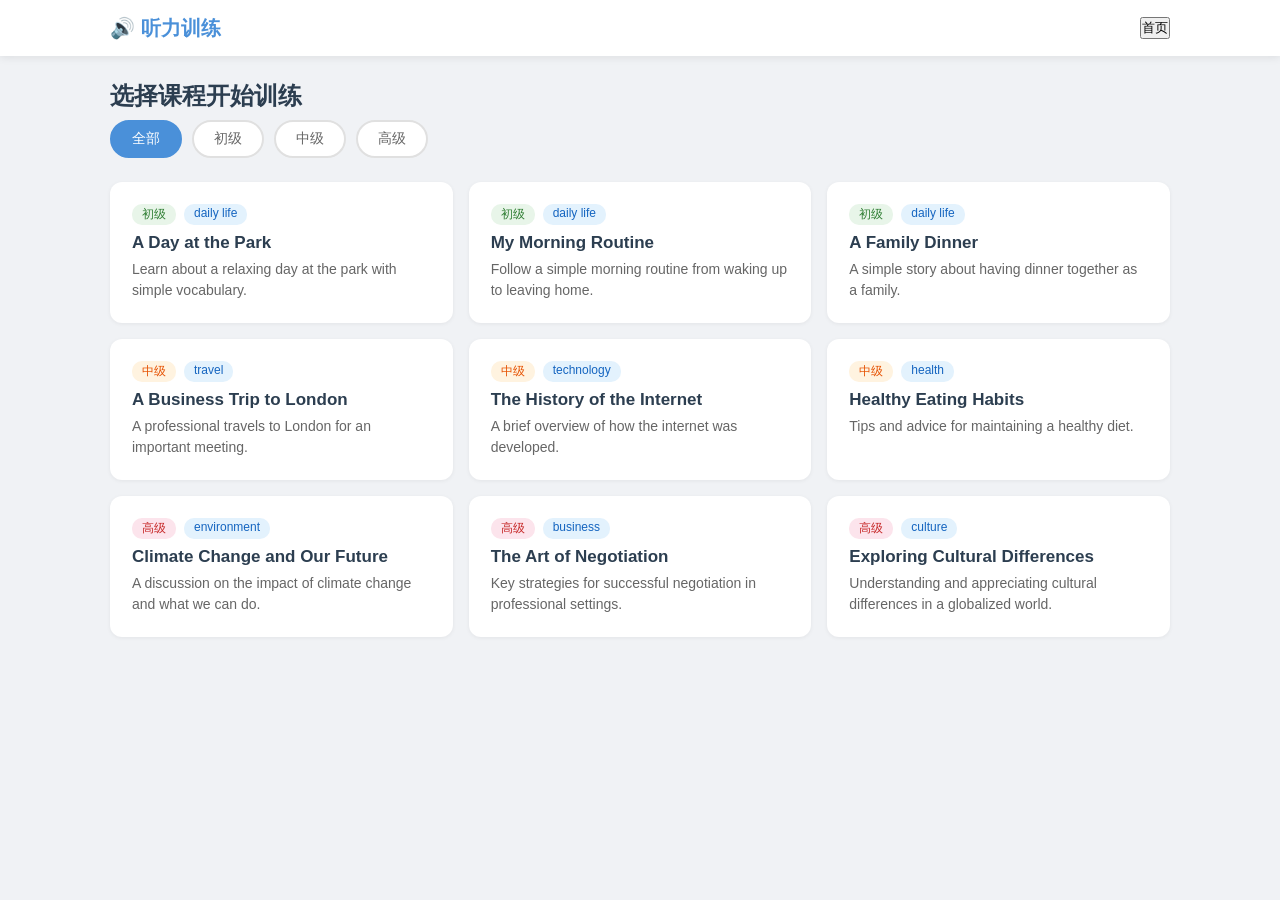
<file: index.html>
<!DOCTYPE html>
<html lang="zh-CN">
<head>
  <meta charset="UTF-8">
  <meta name="viewport" content="width=device-width, initial-scale=1.0, viewport-fit=cover">
  <title>英语听力训练</title>
  
  <!-- PWA Meta Tags -->
  <meta name="apple-mobile-web-app-capable" content="yes">
  <meta name="apple-mobile-web-app-status-bar-style" content="black-translucent">
  <meta name="apple-mobile-web-app-title" content="听力训练">
  <meta name="mobile-web-app-capable" content="yes">
  <meta name="theme-color" content="#2563eb">
  
  <!-- PWA Icons -->
  <link rel="manifest" href="manifest.json">
  <link rel="apple-touch-icon" href="apple-touch-icon.png">
  <link rel="apple-touch-icon" sizes="192x192" href="icon-192.png">
  <link rel="apple-touch-icon" sizes="512x512" href="icon-512.png">
  
  <!-- Splash Screen (iPhone) - will show icon on launch -->
  <link rel="apple-touch-startup-image" href="icon-512.png">
  
  <link rel="stylesheet" href="css/style.css">
</head>
<body>
  <div id="app">
    <header id="header">
      <div class="header-inner">
        <div class="logo" onclick="App.goHome()">&#x1F50A; 听力训练</div>
        <nav id="nav">
          <button class="nav-btn" data-view="home" onclick="App.goHome()">首页</button>
        </nav>
      </div>
    </header>

    <main id="main-content">
      <!-- Home View -->
      <section id="view-home" class="view active">
        <div class="container">
          <h1 class="page-title">选择课程开始训练</h1>
          <div class="level-tabs">
            <button class="level-tab active" data-level="all">全部</button>
            <button class="level-tab" data-level="beginner">初级</button>
            <button class="level-tab" data-level="intermediate">中级</button>
            <button class="level-tab" data-level="advanced">高级</button>
          </div>
          <div id="lesson-grid" class="lesson-grid"></div>
        </div>
      </section>

      <!-- Mode Select View -->
      <section id="view-mode" class="view">
        <div class="container">
          <div class="breadcrumb">
            <a onclick="App.goHome()">课程列表</a>
            <span class="sep">/</span>
            <span id="breadcrumb-lesson"></span>
          </div>
          <h2 id="mode-lesson-title" class="page-title"></h2>
          <p id="mode-lesson-desc" class="lesson-desc"></p>
          <div class="mode-grid">
            <div class="mode-card" data-mode="dictation" onclick="App.startTraining('dictation')">
              <div class="mode-icon">&#x270D;</div>
              <h3>听写训练</h3>
              <p>播放音频，写下你听到的内容，逐词对比检查</p>
            </div>
            <div class="mode-card" data-mode="quiz" onclick="App.startTraining('quiz')">
              <div class="mode-icon">&#x2753;</div>
              <h3>选择题</h3>
              <p>听完全文后回答阅读理解问题</p>
            </div>
            <div class="mode-card" data-mode="shadowing" onclick="App.startTraining('shadowing')">
              <div class="mode-icon">&#x1F3A4;</div>
              <h3>影子跟读</h3>
              <p>逐句跟读，提升口语和听力</p>
            </div>
            <div class="mode-card" data-mode="cloze" onclick="App.startTraining('cloze')">
              <div class="mode-icon">&#x1F4DD;</div>
              <h3>填空听写</h3>
              <p>听音频填写文本中缺失的关键词</p>
            </div>
          </div>
        </div>
      </section>

      <!-- Training View -->
      <section id="view-training" class="view">
        <div class="container">
          <div class="breadcrumb">
            <a onclick="App.goBackToMode()">返回模式选择</a>
            <span class="sep">/</span>
            <span id="training-breadcrumb-mode"></span>
          </div>
          <div id="training-content"></div>
        </div>
      </section>
    </main>
  </div>

  <script src="js/content.js"></script>
  <script src="js/audio.js"></script>
  <script src="js/dictation.js"></script>
  <script src="js/quiz.js"></script>
  <script src="js/shadowing.js"></script>
  <script src="js/cloze.js"></script>
  <script src="js/app.js"></script>
  
  <!-- Register Service Worker for offline support -->
  <script>
    if ('serviceWorker' in navigator) {
      window.addEventListener('load', () => {
        navigator.serviceWorker.register('sw.js').then(() => {
          console.log('SW registered');
        }).catch((err) => {
          console.log('SW registration failed:', err);
        });
      });
    }
  </script>
</body>
</html>
</file>
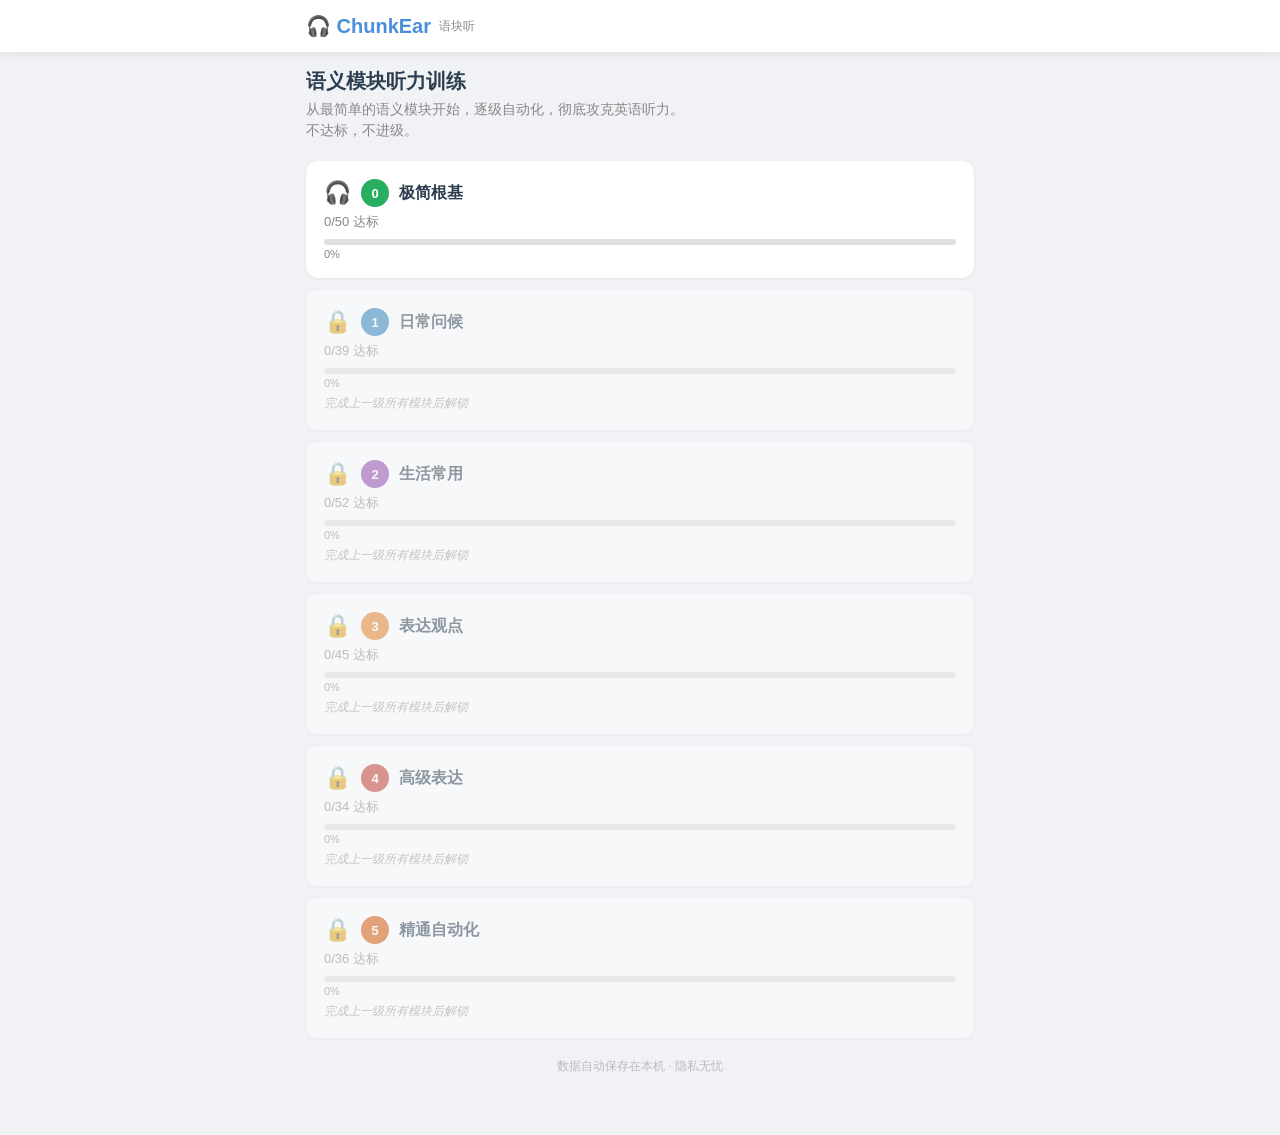
<file: ChunkEar-app/index.html>
<!DOCTYPE html>
<html lang="zh-CN">
<head>
  <meta charset="UTF-8">
  <meta name="viewport" content="width=device-width, initial-scale=1.0, maximum-scale=1.0, user-scalable=no, viewport-fit=cover">
  <title>ChunkEar · 语块听</title>

  <!-- PWA -->
  <meta name="apple-mobile-web-app-capable" content="yes">
  <meta name="apple-mobile-web-app-status-bar-style" content="black-translucent">
  <meta name="apple-mobile-web-app-title" content="ChunkEar">
  <meta name="mobile-web-app-capable" content="yes">
  <meta name="theme-color" content="#4A90D9">
  <link rel="manifest" href="manifest.json">
  <link rel="apple-touch-icon" href="../icon-192.png">

  <!-- Styles -->
  <link rel="stylesheet" href="css/style.css">
</head>
<body>

  <!-- ====== HEADER ====== -->
  <header id="header">
    <div class="header-inner">
      <div class="logo" onclick="ChunkApp.showHome()">
        🎧 ChunkEar
        <span class="logo-sub">语块听</span>
      </div>
    </div>
  </header>

  <!-- ====== MAIN ====== -->
  <main id="main-content">

    <!-- HOME VIEW -->
    <section id="view-home" class="view active">
      <h1 class="section-title">语义模块听力训练</h1>
      <p class="section-subtitle">
        从最简单的语义模块开始，逐级自动化，彻底攻克英语听力。<br>
        不达标，不进级。
      </p>
      <div class="level-grid" id="level-grid"></div>
      <div style="margin-top:20px;text-align:center;font-size:12px;color:#bbb;">
        数据自动保存在本机 · 隐私无忧
      </div>
    </section>

    <!-- LEVEL VIEW -->
    <section id="view-level" class="view">
      <div class="back-row" onclick="ChunkApp.goBack()">
        <button class="back-btn">‹</button>
        <span style="font-size:14px;color:#888;">返回</span>
      </div>
      <div class="level-header">
        <h2 id="level-title"></h2>
        <div class="stats" id="level-stats"></div>
      </div>

      <div class="section-title" style="font-size:16px;margin-bottom:8px;">练习模式</div>
      <div class="mode-grid" id="level-modes"></div>

      <div style="margin-top:24px;">
        <div class="section-title" style="font-size:16px;margin-bottom:8px;">模块列表</div>
        <div class="module-list" id="module-list"></div>
      </div>
    </section>

    <!-- TRAINING VIEW -->
    <section id="view-training" class="view">
      <div class="back-row" onclick="ChunkApp.goBack()">
        <button class="back-btn">‹</button>
        <span style="font-size:14px;color:#888;">返回</span>
      </div>
      <div id="training-header"></div>
      <div id="training-area" class="training-area"><div class="loading">加载中...</div></div>
    </section>

  </main>

  <!-- ====== SCRIPTS ====== -->
  <script src="js/audio.js"></script>
  <script src="js/corpus.js"></script>
  <script src="js/chunkear.js"></script>
  <script>
    document.addEventListener('DOMContentLoaded', () => ChunkApp.init());
  </script>
</body>
</html>
</file>
<file: css/style.css>
* {
  margin: 0;
  padding: 0;
  box-sizing: border-box;
}

body {
  font-family: -apple-system, BlinkMacSystemFont, 'Segoe UI', Roboto, sans-serif;
  background: #f0f2f5;
  color: #2c3e50;
  min-height: 100vh;
}

#header {
  background: #fff;
  box-shadow: 0 2px 8px rgba(0,0,0,0.08);
  position: sticky;
  top: 0;
  z-index: 100;
}

.header-inner {
  max-width: 1100px;
  margin: 0 auto;
  padding: 0 20px;
  height: 56px;
  display: flex;
  align-items: center;
  justify-content: space-between;
}

.logo {
  font-size: 20px;
  font-weight: 700;
  color: #4A90D9;
  cursor: pointer;
  user-select: none;
}

.logo:hover {
  opacity: 0.8;
}

#main-content {
  max-width: 1100px;
  margin: 0 auto;
  padding: 24px 20px 40px;
}

.view {
  display: none;
}

.view.active {
  display: block;
  animation: fadeIn 0.25s ease;
}

@keyframes fadeIn {
  from { opacity: 0; transform: translateY(8px); }
  to { opacity: 1; transform: translateY(0); }
}

.page-title {
  font-size: 24px;
  font-weight: 600;
  margin-bottom: 8px;
}

/* Level Tabs */
.level-tabs {
  display: flex;
  gap: 10px;
  margin-bottom: 24px;
  flex-wrap: wrap;
}

.level-tab {
  padding: 8px 20px;
  border: 2px solid #e0e0e0;
  border-radius: 20px;
  background: #fff;
  cursor: pointer;
  font-size: 14px;
  font-weight: 500;
  transition: all 0.2s;
  color: #666;
}

.level-tab:hover {
  border-color: #4A90D9;
  color: #4A90D9;
}

.level-tab.active {
  background: #4A90D9;
  color: #fff;
  border-color: #4A90D9;
}

/* Lesson Grid */
.lesson-grid {
  display: grid;
  grid-template-columns: repeat(auto-fill, minmax(300px, 1fr));
  gap: 16px;
}

.lesson-card {
  background: #fff;
  border-radius: 12px;
  padding: 20px;
  cursor: pointer;
  transition: all 0.2s;
  box-shadow: 0 1px 4px rgba(0,0,0,0.06);
  border: 2px solid transparent;
}

.lesson-card:hover {
  transform: translateY(-2px);
  box-shadow: 0 4px 16px rgba(0,0,0,0.1);
  border-color: #4A90D9;
}

.lesson-card h3 {
  font-size: 17px;
  margin-bottom: 6px;
}

.lesson-card .tags {
  display: flex;
  gap: 8px;
  margin-bottom: 8px;
  flex-wrap: wrap;
}

.tag {
  font-size: 12px;
  padding: 2px 10px;
  border-radius: 10px;
  font-weight: 500;
}

.tag-beginner { background: #e8f5e9; color: #2e7d32; }
.tag-intermediate { background: #fff3e0; color: #e65100; }
.tag-advanced { background: #fce4ec; color: #c62828; }

.tag-topic {
  background: #e3f2fd;
  color: #1565c0;
}

.lesson-card p {
  font-size: 14px;
  color: #666;
  line-height: 1.5;
}

/* Breadcrumb */
.breadcrumb {
  font-size: 14px;
  margin-bottom: 16px;
  color: #999;
}

.breadcrumb a {
  color: #4A90D9;
  cursor: pointer;
  text-decoration: none;
}

.breadcrumb a:hover {
  text-decoration: underline;
}

.breadcrumb .sep {
  margin: 0 8px;
}

.lesson-desc {
  color: #666;
  font-size: 14px;
  margin-bottom: 24px;
}

/* Mode Grid */
.mode-grid {
  display: grid;
  grid-template-columns: repeat(auto-fill, minmax(220px, 1fr));
  gap: 16px;
  margin-top: 20px;
}

.mode-card {
  background: #fff;
  border-radius: 12px;
  padding: 24px;
  text-align: center;
  cursor: pointer;
  transition: all 0.2s;
  box-shadow: 0 1px 4px rgba(0,0,0,0.06);
  border: 2px solid transparent;
}

.mode-card:hover {
  transform: translateY(-2px);
  box-shadow: 0 4px 16px rgba(0,0,0,0.1);
  border-color: #4A90D9;
}

.mode-icon {
  font-size: 36px;
  margin-bottom: 12px;
}

.mode-card h3 {
  font-size: 16px;
  margin-bottom: 8px;
}

.mode-card p {
  font-size: 13px;
  color: #888;
  line-height: 1.5;
}

/* Training common */
.training-header {
  display: flex;
  align-items: center;
  gap: 16px;
  margin-bottom: 20px;
  flex-wrap: wrap;
}

.training-header .lesson-info {
  flex: 1;
}

.training-header .lesson-info h2 {
  font-size: 18px;
  margin-bottom: 4px;
}

.training-header .lesson-info span {
  font-size: 13px;
  color: #888;
}

/* Audio Controls */
.audio-controls {
  display: flex;
  align-items: center;
  gap: 12px;
  background: #fff;
  padding: 12px 20px;
  border-radius: 10px;
  box-shadow: 0 1px 4px rgba(0,0,0,0.06);
  margin-bottom: 20px;
  flex-wrap: wrap;
}

.audio-btn {
  width: 44px;
  height: 44px;
  border-radius: 50%;
  border: none;
  background: #4A90D9;
  color: #fff;
  font-size: 18px;
  cursor: pointer;
  transition: all 0.2s;
  display: flex;
  align-items: center;
  justify-content: center;
}

.audio-btn:hover {
  background: #357ABD;
  transform: scale(1.05);
}

.audio-btn:disabled {
  background: #ccc;
  cursor: not-allowed;
  transform: none;
}

.audio-btn.small {
  width: 34px;
  height: 34px;
  font-size: 14px;
}

.audio-progress {
  flex: 1;
  min-width: 100px;
}

.audio-progress .progress-bar {
  height: 4px;
  background: #e0e0e0;
  border-radius: 2px;
  overflow: hidden;
}

.audio-progress .progress-fill {
  height: 100%;
  width: 0%;
  background: #4A90D9;
  border-radius: 2px;
  transition: width 0.1s;
}

.speed-control {
  display: flex;
  align-items: center;
  gap: 6px;
  font-size: 13px;
  color: #666;
}

.speed-control select {
  padding: 4px 8px;
  border: 1px solid #ddd;
  border-radius: 6px;
  font-size: 13px;
  background: #fff;
  cursor: pointer;
}

/* Training Area */
.training-area {
  background: #fff;
  border-radius: 12px;
  padding: 24px;
  box-shadow: 0 1px 4px rgba(0,0,0,0.06);
  min-height: 200px;
}

/* Dictation */
.dictation-input {
  width: 100%;
  min-height: 150px;
  padding: 16px;
  border: 2px solid #e0e0e0;
  border-radius: 8px;
  font-size: 16px;
  font-family: inherit;
  line-height: 1.6;
  resize: vertical;
  transition: border-color 0.2s;
}

.dictation-input:focus {
  outline: none;
  border-color: #4A90D9;
}

.dictation-result {
  margin-top: 20px;
  padding: 16px;
  border-radius: 8px;
  background: #f8f9fa;
}

.dictation-result h4 {
  margin-bottom: 12px;
  font-size: 15px;
}

.word-comparison {
  display: flex;
  flex-wrap: wrap;
  gap: 4px 8px;
  font-size: 16px;
  line-height: 1.8;
}

.word-correct {
  color: #27ae60;
  font-weight: 500;
}

.word-wrong {
  color: #e74c3c;
  text-decoration: line-through;
  font-weight: 500;
}

.word-missed {
  color: #e74c3c;
  font-weight: 500;
  background: #fce4ec;
  padding: 0 4px;
  border-radius: 3px;
}

.word-extra {
  color: #e67e22;
  font-weight: 500;
  text-decoration: underline wavy;
}

.word-suggestion {
  color: #27ae60;
  font-weight: 500;
  margin-left: 2px;
}

.word-suggestion::before {
  content: '\2192\00a0';
}

.score-display {
  display: flex;
  gap: 24px;
  margin-bottom: 16px;
}

.score-item {
  text-align: center;
  padding: 12px 20px;
  background: #fff;
  border-radius: 8px;
  box-shadow: 0 1px 3px rgba(0,0,0,0.06);
}

.score-item .value {
  font-size: 28px;
  font-weight: 700;
  color: #4A90D9;
}

.score-item .label {
  font-size: 12px;
  color: #888;
  margin-top: 2px;
}

/* Quiz */
.quiz-question {
  margin-bottom: 24px;
}

.quiz-question .q-text {
  font-size: 16px;
  font-weight: 500;
  margin-bottom: 12px;
}

.quiz-options {
  display: flex;
  flex-direction: column;
  gap: 8px;
}

.quiz-option {
  padding: 12px 16px;
  border: 2px solid #e0e0e0;
  border-radius: 8px;
  cursor: pointer;
  transition: all 0.2s;
  font-size: 15px;
  display: flex;
  align-items: center;
  gap: 10px;
}

.quiz-option:hover:not(.disabled) {
  border-color: #4A90D9;
  background: #f0f6ff;
}

.quiz-option.selected {
  border-color: #4A90D9;
  background: #e8f0fe;
}

.quiz-option.correct {
  border-color: #27ae60;
  background: #e8f5e9;
}

.quiz-option.wrong {
  border-color: #e74c3c;
  background: #fce4ec;
}

.quiz-option.disabled {
  cursor: default;
  opacity: 0.9;
}

.quiz-option .option-label {
  font-weight: 600;
  color: #888;
  min-width: 24px;
}

.quiz-feedback {
  margin-top: 8px;
  padding: 10px 14px;
  border-radius: 6px;
  font-size: 14px;
  display: none;
}

.quiz-feedback.show {
  display: block;
}

.quiz-feedback.correct {
  background: #e8f5e9;
  color: #2e7d32;
}

.quiz-feedback.wrong {
  background: #fce4ec;
  color: #c62828;
}

.quiz-progress {
  display: flex;
  gap: 6px;
  margin-bottom: 20px;
}

.quiz-dot {
  width: 12px;
  height: 12px;
  border-radius: 50%;
  background: #e0e0e0;
  transition: all 0.2s;
}

.quiz-dot.active {
  background: #4A90D9;
  transform: scale(1.2);
}

.quiz-dot.correct {
  background: #27ae60;
}

.quiz-dot.wrong {
  background: #e74c3c;
}

.quiz-result {
  text-align: center;
  padding: 40px 20px;
}

.quiz-result .big-score {
  font-size: 64px;
  font-weight: 700;
  color: #4A90D9;
}

.quiz-result .sub-text {
  font-size: 16px;
  color: #666;
  margin-top: 8px;
  margin-bottom: 24px;
}

/* Shadowing */
.shadowing-sentence {
  font-size: 22px;
  text-align: center;
  padding: 40px 20px;
  line-height: 1.6;
  min-height: 180px;
  display: flex;
  align-items: center;
  justify-content: center;
}

.shadowing-sentence .eng {
  display: block;
  font-weight: 500;
}

.shadowing-sentence .cn {
  display: block;
  font-size: 16px;
  color: #888;
  margin-top: 8px;
}

.shadowing-controls {
  display: flex;
  justify-content: center;
  gap: 16px;
  margin-top: 20px;
}

.shadowing-progress {
  text-align: center;
  font-size: 14px;
  color: #888;
  margin-bottom: 12px;
}

/* Cloze */
.cloze-text {
  font-size: 18px;
  line-height: 2.2;
  padding: 16px;
}

.cloze-blank {
  display: inline-block;
  border-bottom: 2px solid #4A90D9;
  min-width: 100px;
  margin: 0 4px;
  position: relative;
  vertical-align: bottom;
}

.cloze-blank input {
  border: none;
  background: transparent;
  font-size: 16px;
  text-align: center;
  padding: 4px 8px;
  width: 100%;
  font-family: inherit;
  color: #2c3e50;
}

.cloze-blank input:focus {
  outline: none;
  background: #e8f0fe;
  border-radius: 3px;
}

.cloze-blank input.correct {
  color: #27ae60;
  font-weight: 600;
}

.cloze-blank input.wrong {
  color: #e74c3c;
  text-decoration: line-through;
}

.cloze-blank .answer-reveal {
  position: absolute;
  bottom: -20px;
  left: 50%;
  transform: translateX(-50%);
  font-size: 12px;
  color: #27ae60;
  white-space: nowrap;
  display: none;
}

.cloze-blank .answer-reveal.show {
  display: block;
}

/* Buttons */
.btn {
  display: inline-flex;
  align-items: center;
  gap: 6px;
  padding: 10px 24px;
  border: none;
  border-radius: 8px;
  font-size: 15px;
  font-weight: 500;
  cursor: pointer;
  transition: all 0.2s;
  font-family: inherit;
}

.btn-primary {
  background: #4A90D9;
  color: #fff;
}

.btn-primary:hover {
  background: #357ABD;
}

.btn-primary:disabled {
  background: #ccc;
  cursor: not-allowed;
}

.btn-success {
  background: #27ae60;
  color: #fff;
}

.btn-success:hover {
  background: #219a52;
}

.btn-outline {
  background: transparent;
  border: 2px solid #e0e0e0;
  color: #666;
}

.btn-outline:hover {
  border-color: #4A90D9;
  color: #4A90D9;
}

.btn-group {
  display: flex;
  gap: 12px;
  margin-top: 20px;
  flex-wrap: wrap;
}

/* Responsive */
@media (max-width: 640px) {
  .lesson-grid {
    grid-template-columns: 1fr;
  }

  .mode-grid {
    grid-template-columns: repeat(2, 1fr);
  }

  .training-header {
    flex-direction: column;
    align-items: stretch;
  }

  .audio-controls {
    padding: 10px 14px;
  }

  .shadowing-sentence {
    font-size: 18px;
    padding: 24px 16px;
  }

  .cloze-text {
    font-size: 16px;
  }

  .score-display {
    flex-wrap: wrap;
  }
}

/* Hidden */
.hidden {
  display: none !important;
}

/* Tip box */
.tip-box {
  background: #fff8e1;
  border: 1px solid #ffe082;
  border-radius: 8px;
  padding: 12px 16px;
  margin-bottom: 16px;
  font-size: 14px;
  color: #8d6e00;
  line-height: 1.5;
}

.tip-box strong {
  color: #f57f17;
}
</file>
<file: ChunkEar-app/css/style.css>
/* ChunkEar PWA Styles */
* { margin: 0; padding: 0; box-sizing: border-box; }
:root {
  --bg: #f0f2f5;
  --card: #ffffff;
  --text: #2c3e50;
  --text2: #888;
  --primary: #4A90D9;
  --radius: 12px;
}
body {
  font-family: -apple-system, BlinkMacSystemFont, 'Segoe UI', Roboto, 'PingFang SC', sans-serif;
  background: var(--bg);
  color: var(--text);
  min-height: 100vh;
  -webkit-tap-highlight-color: transparent;
  user-select: none;
}

/* ====== HEADER ====== */
#header {
  background: var(--card);
  box-shadow: 0 2px 8px rgba(0,0,0,0.08);
  position: sticky; top: 0; z-index: 100;
}
.header-inner {
  max-width: 700px; margin: 0 auto; padding: 0 16px;
  height: 52px; display: flex; align-items: center;
}
.logo {
  font-size: 20px; font-weight: 700; color: var(--primary);
  cursor: pointer; display: flex; align-items: center; gap: 8px;
}
.logo-sub { font-size: 12px; color: var(--text2); font-weight: 400; }

/* ====== VIEWS ====== */
#main-content { max-width: 700px; margin: 0 auto; padding: 16px 16px 60px; }
.view { display: none; }
.view.active { display: block; animation: fadeIn 0.25s ease; }
@keyframes fadeIn { from { opacity: 0; transform: translateY(8px); } to { opacity: 1; transform: translateY(0); } }
.hidden { display: none !important; }
.loading { text-align: center; padding: 40px; color: var(--text2); }

/* ====== BACK BUTTON ====== */
.back-row {
  display: flex; align-items: center; gap: 12px; margin-bottom: 16px;
}
.back-btn {
  background: none; border: none; font-size: 24px; cursor: pointer;
  padding: 4px 8px; color: var(--text); line-height: 1;
}

/* ====== HOME - LEVEL GRID ====== */
.section-title { font-size: 20px; font-weight: 700; margin-bottom: 4px; }
.section-subtitle { font-size: 14px; color: var(--text2); margin-bottom: 20px; line-height: 1.5; }
.level-grid { display: flex; flex-direction: column; gap: 12px; }

.level-card {
  background: var(--card); border-radius: var(--radius); padding: 16px;
  cursor: pointer; transition: all 0.2s; border: 2px solid transparent;
  box-shadow: 0 1px 4px rgba(0,0,0,0.06);
}
.level-card:hover { box-shadow: 0 4px 12px rgba(0,0,0,0.1); border-color: var(--primary); }
.level-card-header { display: flex; align-items: center; gap: 10px; }
.level-icon { font-size: 22px; }
.level-badge {
  width: 28px; height: 28px; border-radius: 50%;
  color: #fff; font-size: 13px; font-weight: 700;
  display: flex; align-items: center; justify-content: center;
}
.level-name { font-size: 16px; font-weight: 600; flex: 1; }
.level-stats { font-size: 13px; color: var(--text2); margin-top: 6px; }
.level-bar {
  height: 6px; background: #e0e0e0; border-radius: 3px;
  margin-top: 8px; overflow: hidden;
}
.level-bar-fill { height: 100%; border-radius: 3px; transition: width 0.5s ease; }
.level-bar-label { font-size: 11px; color: var(--text2); margin-top: 3px; }
.level-locked-msg { font-size: 12px; color: #999; margin-top: 6px; font-style: italic; }

/* ====== LEVEL VIEW ====== */
.level-header { margin-bottom: 20px; }
.level-header h2 { font-size: 22px; }
.level-header .stats { font-size: 13px; color: var(--text2); margin-top: 4px; }

/* Module List */
.module-list { margin-bottom: 24px; }
.module-item {
  display: flex; align-items: center; justify-content: space-between;
  padding: 12px 14px; background: var(--card);
  border-radius: 8px; margin-bottom: 6px;
  border-left: 3px solid #e0e0e0;
}
.module-item[data-status="passed"] { border-left-color: #27ae60; background: #f0faf0; }
.module-item[data-status="in-progress"] { border-left-color: #f39c12; background: #fffcf0; }
.module-left { display: flex; align-items: center; gap: 10px; flex: 1; }
.module-status { font-size: 16px; }
.module-text { flex: 1; }
.module-en { font-size: 14px; font-weight: 500; }
.module-cn { font-size: 12px; color: var(--text2); margin-top: 2px; }
.module-right { text-align: right; }
.module-status-text { font-size: 11px; color: var(--text2); }

/* Mode Buttons */
.mode-grid {
  display: grid; grid-template-columns: repeat(3, 1fr); gap: 10px;
}
.mode-card {
  background: var(--card); border-radius: var(--radius); padding: 16px 12px;
  text-align: center; cursor: pointer; transition: all 0.2s;
  box-shadow: 0 1px 4px rgba(0,0,0,0.06);
}
.mode-card:hover { box-shadow: 0 4px 12px rgba(0,0,0,0.1); transform: translateY(-2px); }
.mode-icon { font-size: 28px; margin-bottom: 6px; }
.mode-name { font-size: 13px; font-weight: 600; margin-bottom: 4px; }
.mode-desc { font-size: 11px; color: var(--text2); line-height: 1.4; }

/* ====== TRAINING ====== */
#training-header { margin-bottom: 16px; display: flex; align-items: center; gap: 12px; flex-wrap: wrap; }
.training-title { font-size: 16px; font-weight: 600; }
.training-mode { font-size: 14px; color: var(--text2); }

/* Buttons */
.btn {
  display: inline-block; padding: 10px 24px; border-radius: 8px;
  border: none; font-size: 15px; font-weight: 500; cursor: pointer;
  background: var(--primary); color: #fff; transition: all 0.2s;
  margin: 4px; font-family: inherit;
}
.btn:hover { opacity: 0.9; transform: translateY(-1px); }
.btn-secondary { background: #e8f0fe; color: var(--primary); }

/* Completed View */
.completed-view { text-align: center; padding: 40px 20px; }
.completed-icon { font-size: 48px; margin-bottom: 16px; }
.completed-text { font-size: 16px; color: var(--text); margin-bottom: 20px; line-height: 1.6; }

/* ====== LEARN MODE ====== */
.learn-card { background: var(--card); border-radius: var(--radius); padding: 24px; text-align: center; }
.learn-progress { font-size: 13px; color: var(--text2); margin-bottom: 12px; }
.learn-phase { font-size: 14px; color: var(--text2); margin-bottom: 16px; }
.learn-icon { font-size: 40px; margin-bottom: 12px; }
.learn-eng { font-size: 22px; font-weight: 600; margin-bottom: 8px; line-height: 1.4; }
.learn-chn { font-size: 18px; color: var(--text2); margin-top: 8px; }
.learn-hint { margin: 16px 0; padding: 16px; background: #f8f9fa; border-radius: 8px; }
.learn-controls { margin-top: 20px; display: flex; justify-content: center; gap: 10px; flex-wrap: wrap; }

/* ====== PRACTICE MODE ====== */
.practice-header { display: flex; justify-content: space-between; margin-bottom: 8px; align-items: center; }
.round-badge, .passed-badge { font-size: 12px; padding: 4px 10px; border-radius: 10px; background: #e8f0fe; color: var(--primary); }
.passed-badge { background: #e8f5e9; color: #27ae60; }
.practice-remaining { font-size: 13px; color: var(--text2); margin-bottom: 16px; }
.practice-question { text-align: center; margin-bottom: 16px; }
.practice-listen-icon { font-size: 36px; margin-bottom: 8px; }
.practice-listen-text { font-size: 15px; color: var(--text2); }

.practice-options, .test-options { display: flex; flex-direction: column; gap: 8px; }
.practice-opt {
  display: flex; align-items: center; gap: 12px;
  padding: 14px 16px; background: var(--card);
  border: 2px solid #e0e0e0; border-radius: 10px;
  cursor: pointer; transition: all 0.2s; font-size: 15px;
}
.practice-opt:hover { border-color: var(--primary); background: #f0f6ff; }
.practice-opt.disabled { cursor: default; opacity: 0.85; }
.practice-opt.correct { border-color: #27ae60; background: #e8f5e9; }
.practice-opt.wrong { border-color: #e74c3c; background: #fce4ec; }
.opt-label { font-weight: 700; color: var(--text2); min-width: 24px; }
.opt-text { flex: 1; }

#practice-feedback { margin: 12px 0; }
.feedback { padding: 12px 16px; border-radius: 8px; font-size: 14px; }
.feedback.correct { background: #e8f5e9; color: #27ae60; }
.feedback.wrong { background: #fce4ec; color: #e74c3c; }
.slow-link { text-decoration: underline; cursor: pointer; }

.practice-streak { text-align: center; font-size: 13px; color: #e67e22; margin-top: 12px; }

/* ====== TEST MODE ====== */
.test-header { display: flex; justify-content: space-between; align-items: center; margin-bottom: 12px; }
.test-progress { font-size: 16px; font-weight: 600; color: var(--primary); }
.test-lives { font-size: 18px; }
.test-question { text-align: center; margin-bottom: 16px; }
.test-listen-icon { font-size: 36px; margin-bottom: 8px; }
.test-timer { font-size: 22px; font-weight: 700; color: #e74c3c; }

/* ====== RESPONSIVE ====== */
@media (max-width: 480px) {
  .mode-grid { grid-template-columns: 1fr; }
  .learn-eng { font-size: 18px; }
  .level-card { padding: 12px; }
}
</file>
